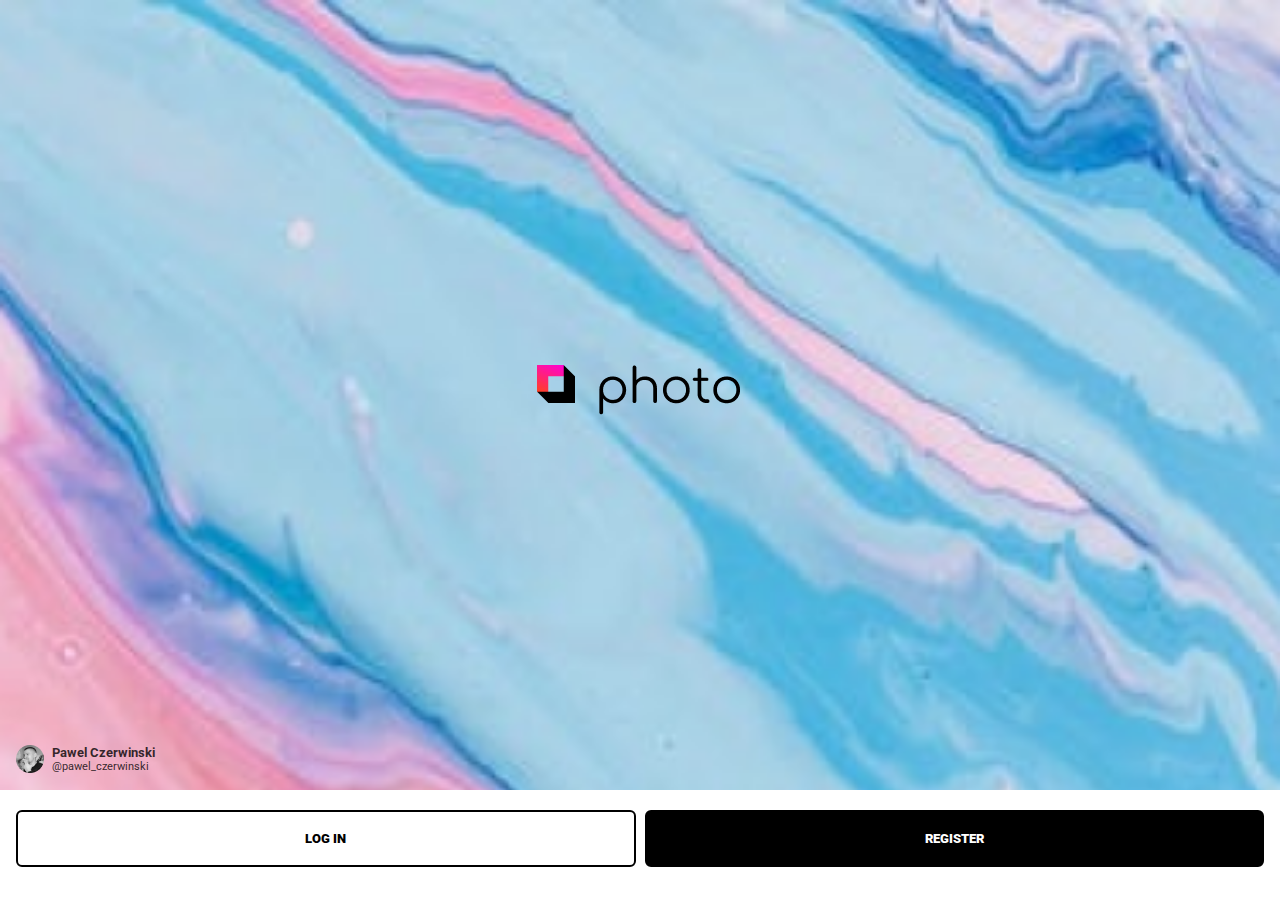
<file: index.html>
<!DOCTYPE html>
<html lang="pt-br">

    <head>
        <meta charset="UTF-8">
        <meta http-equiv="X-UA-Compatible" content="IE=edge">
        <meta name="viewport" content="width=device-width, initial-scale=1.0">
        <link rel="preconnect" href="https://fonts.googleapis.com">
        <link rel="preconnect" href="https://fonts.gstatic.com" crossorigin>
        <link href="https://fonts.googleapis.com/css2?family=Roboto:wght@400;500;700&display=swap" rel="stylesheet">
        <link rel="stylesheet" href="./css/style.css">
        <title>Aula 19 - Projeto Prático</title>
    </head>

    <body>
        
        <!--main-->
        <main class="home">
            <h1>
                <img src="./images/Group.png" alt="Photo App Logo">
            </h1>
            <section>
                <figure>
                    <img src="./images/Ellipse.png" alt="Foto dousuário">
                </figure>
                <article>
                    <p class="bold">Pawel Czerwinski</p>
                    <p>@pawel_czerwinski</p>
                </article>
            </section>
        </main>
        <!--footer-->
        <footer class="container footer">
            <section class="f-home">
                <a href="./pages/login.html" class="btn btn-white">log in</a>
                <a href="./pages/register.html" class="btn btn-black">register</a>
            </section>
        </footer>

    </body>

</html>
</file>
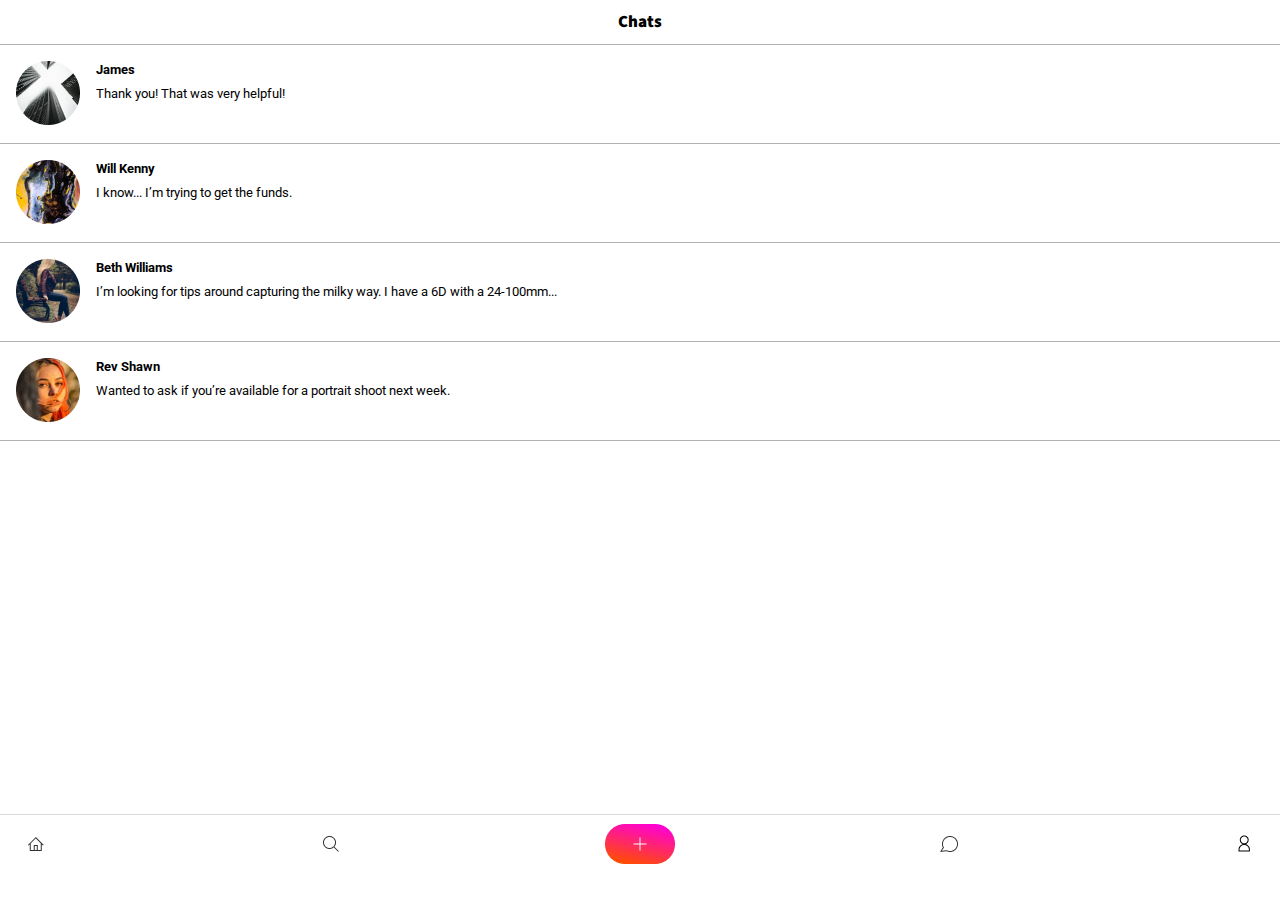
<file: pages/chat.html>
<!DOCTYPE html>
<html lang="pt-br">
    <head>
        <meta charset="UTF-8">
        <meta http-equiv="X-UA-Compatible" content="IE=edge">
        <meta name="viewport" content="width=device-width, initial-scale=1.0">
        <link rel="preconnect" href="https://fonts.googleapis.com">
        <link rel="preconnect" href="https://fonts.gstatic.com" crossorigin>
        <link href="https://fonts.googleapis.com/css2?family=Roboto:wght@400;500;700;900&display=swap" rel="stylesheet">
        <link rel="preconnect" href="https://fonts.googleapis.com">
        <link rel="preconnect" href="https://fonts.gstatic.com" crossorigin>
        <link href="https://fonts.googleapis.com/css2?family=Comfortaa:wght@400;700&display=swap" rel="stylesheet">
        <link href="https://fonts.googleapis.com/css2?family=Source+Sans+Pro&display=swap" rel="stylesheet">
        <link rel="stylesheet" href="../css/style.css">
        <title>Aula 19 - Projeto Prático</title>
    </head>

    <body>
        <main>
            <section class="chats">
                <div class="border private">
                    <a href="#" class="msg-back">
                        <img src="../images/Chevron.png" alt="voltar">
                    </a>
                    <h1 class="chat">James</h1>
                </div>
                <section class="chats container">
                    <section>
                        <figure>
                            <img src="../images/james2.png" alt="james photo 28x28">
                        </figure>
                        <article class="border-left">
                            <p>
                                Really love your most recent photo. I’ve been trying to capture the same thing for a few months and would love some tips!
                            </p>
                        </article>
                    </section>
                </section>
                <section class="chats container">
                    <section>
                        <article class="border-right">
                            <p>
                                A fast 50mm like f1.8 would help with the bokeh. I’ve been using primes as they tend to get a bit sharper images.
                            </p>
                        </article>
                        <figure>
                            <a href="../pages/profile.html">
                                <img src="../images/jane2.png" alt="james photo 28x28">
                            </a>
                        </figure>
                    </section>
                </section>
                <section class="chats container">
                    <section>
                        <figure>
                            <img src="../images/james2.png" alt="james photo 28x28">
                        </figure>
                        <article class="border-left">
                            <p>
                                Thank you! That was very helpful!
                            </p>
                        </article>
                    </section>
                </section>
            </section>
            <section class="chat-messages">
                <h1 class="chat border">Chats</h1>
                <section class="message border container" id="message-um">
                    <figure>
                        <img src="../images/james.png" alt="james photo">
                    </figure>
                    <article>
                        <h3>James</h3>
                        <p>Thank you! That was very helpful!</p>
                    </article>
                </section>
                <section class="message border container">
                    <figure>
                        <img src="../images/will.png" alt="james photo">
                    </figure>
                    <article>
                        <h3>Will Kenny</h3>
                        <p>I know... I’m trying to get the funds.</p>
                    </article>
                </section>
                <section class="message border container">
                    <figure>
                        <img src="../images/beth.png" alt="james photo">
                    </figure>
                    <article>
                        <h3>Beth Williams</h3>
                        <p>I’m looking for tips around capturing the milky way. I have a 6D with a 24-100mm...</p>
                    </article>
                </section>
                <section class="message border container">
                    <figure>
                        <img src="../images/rev.png" alt="james photo">
                    </figure>
                    <article>
                        <h3>Rev Shawn</h3>
                        <p>Wanted to ask if you’re available for a portrait shoot next week.</p>
                    </article>
                </section>
            </section>
        </main>

        <!--footer-->
        <footer class="menu">
            <ul class="container">
                <li>
                    <a href="../pages/discover.html"><img src="../images/home.png" alt="home"></a>
                </li>
                <li>
                    <a href="../pages/search.html"><img src="../images/search.png" alt="search"></a>
                </li>
                <li>
                    <a href="#"><img src="../images/new.png" alt="new"></a>
                </li>
                <li>
                    <a href="#"><img src="../images/chat.png" alt="chat"></a>
                </li>
                <li>
                    <a href="../pages/profile.html"><img src="../images/profile.png" alt="profile"></a>
                </li>
            </ul>
        </footer>

        <script src="https://code.jquery.com/jquery-3.6.0.js" integrity="sha256-H+K7U5CnXl1h5ywQfKtSj8PCmoN9aaq30gDh27Xc0jk=" crossorigin="anonymous"></script>
        <script src="../js/script.js"></script>

    </body>

</html>
</file>
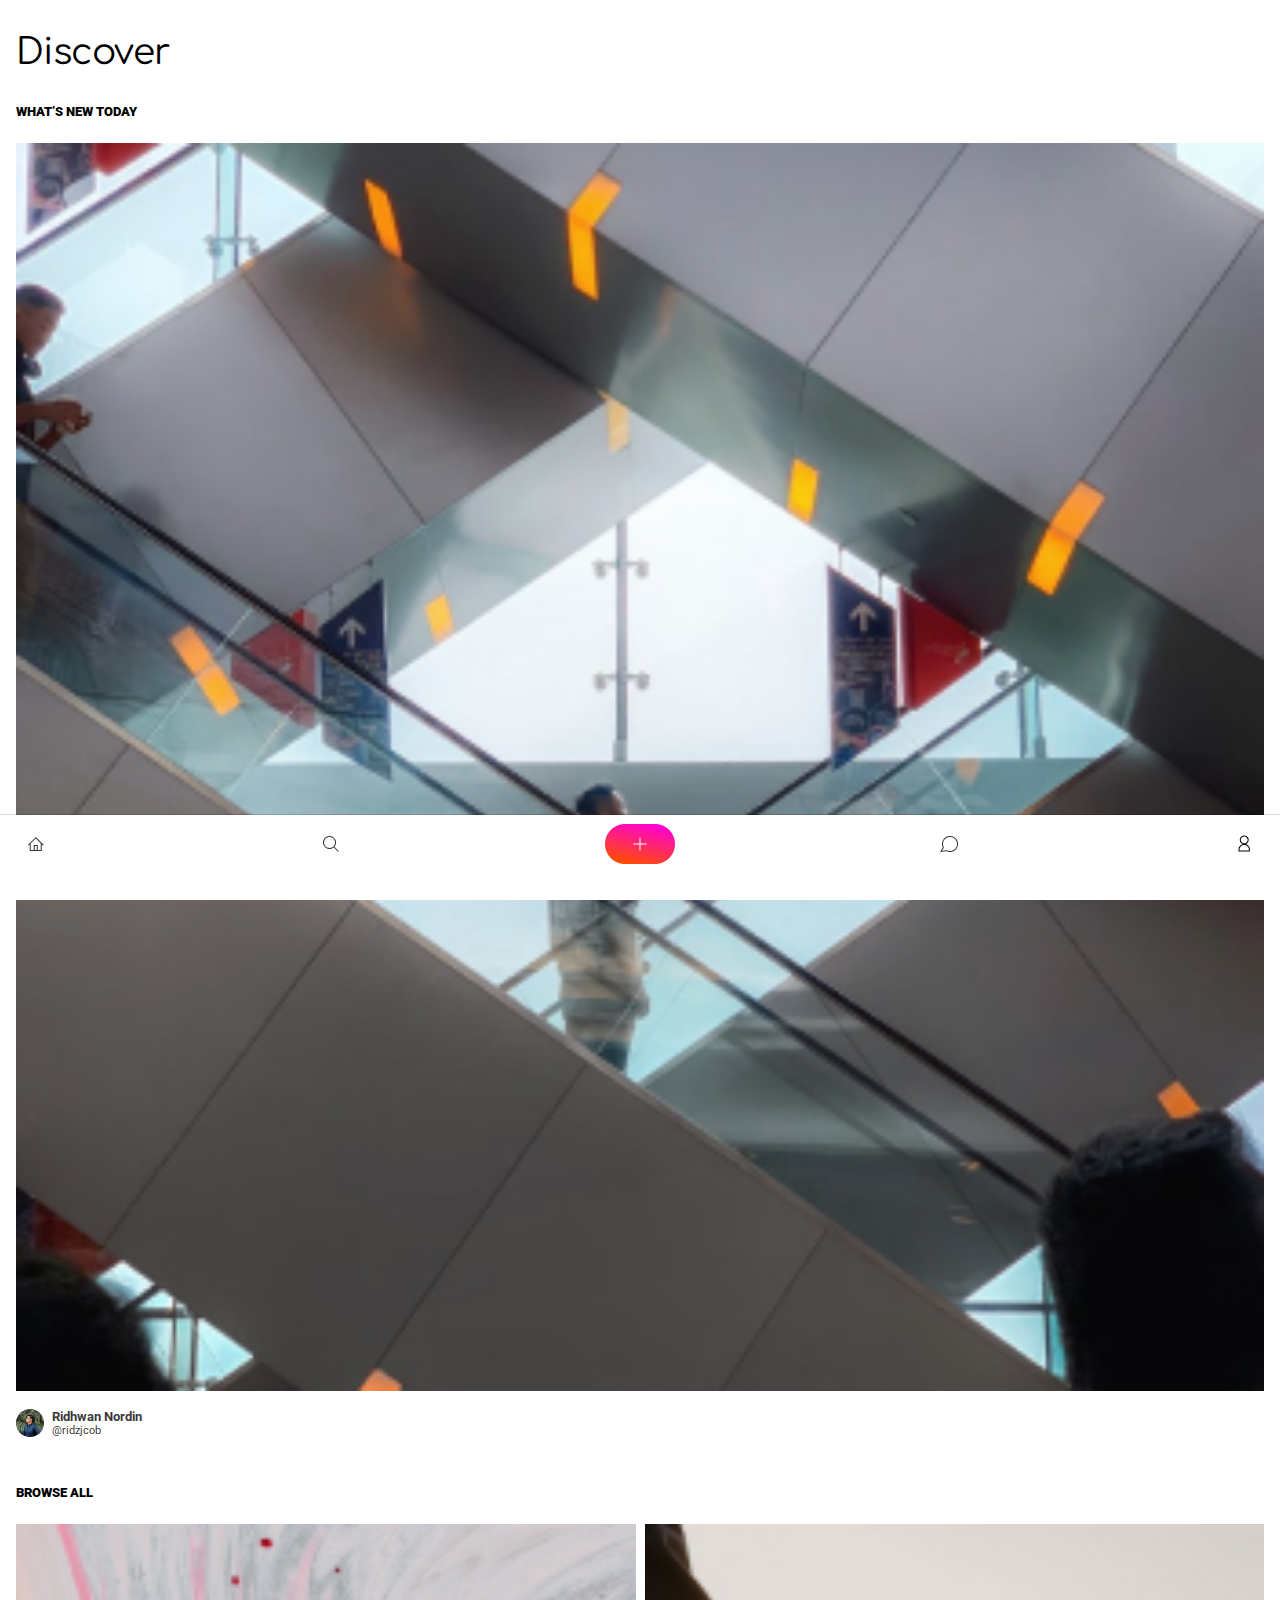
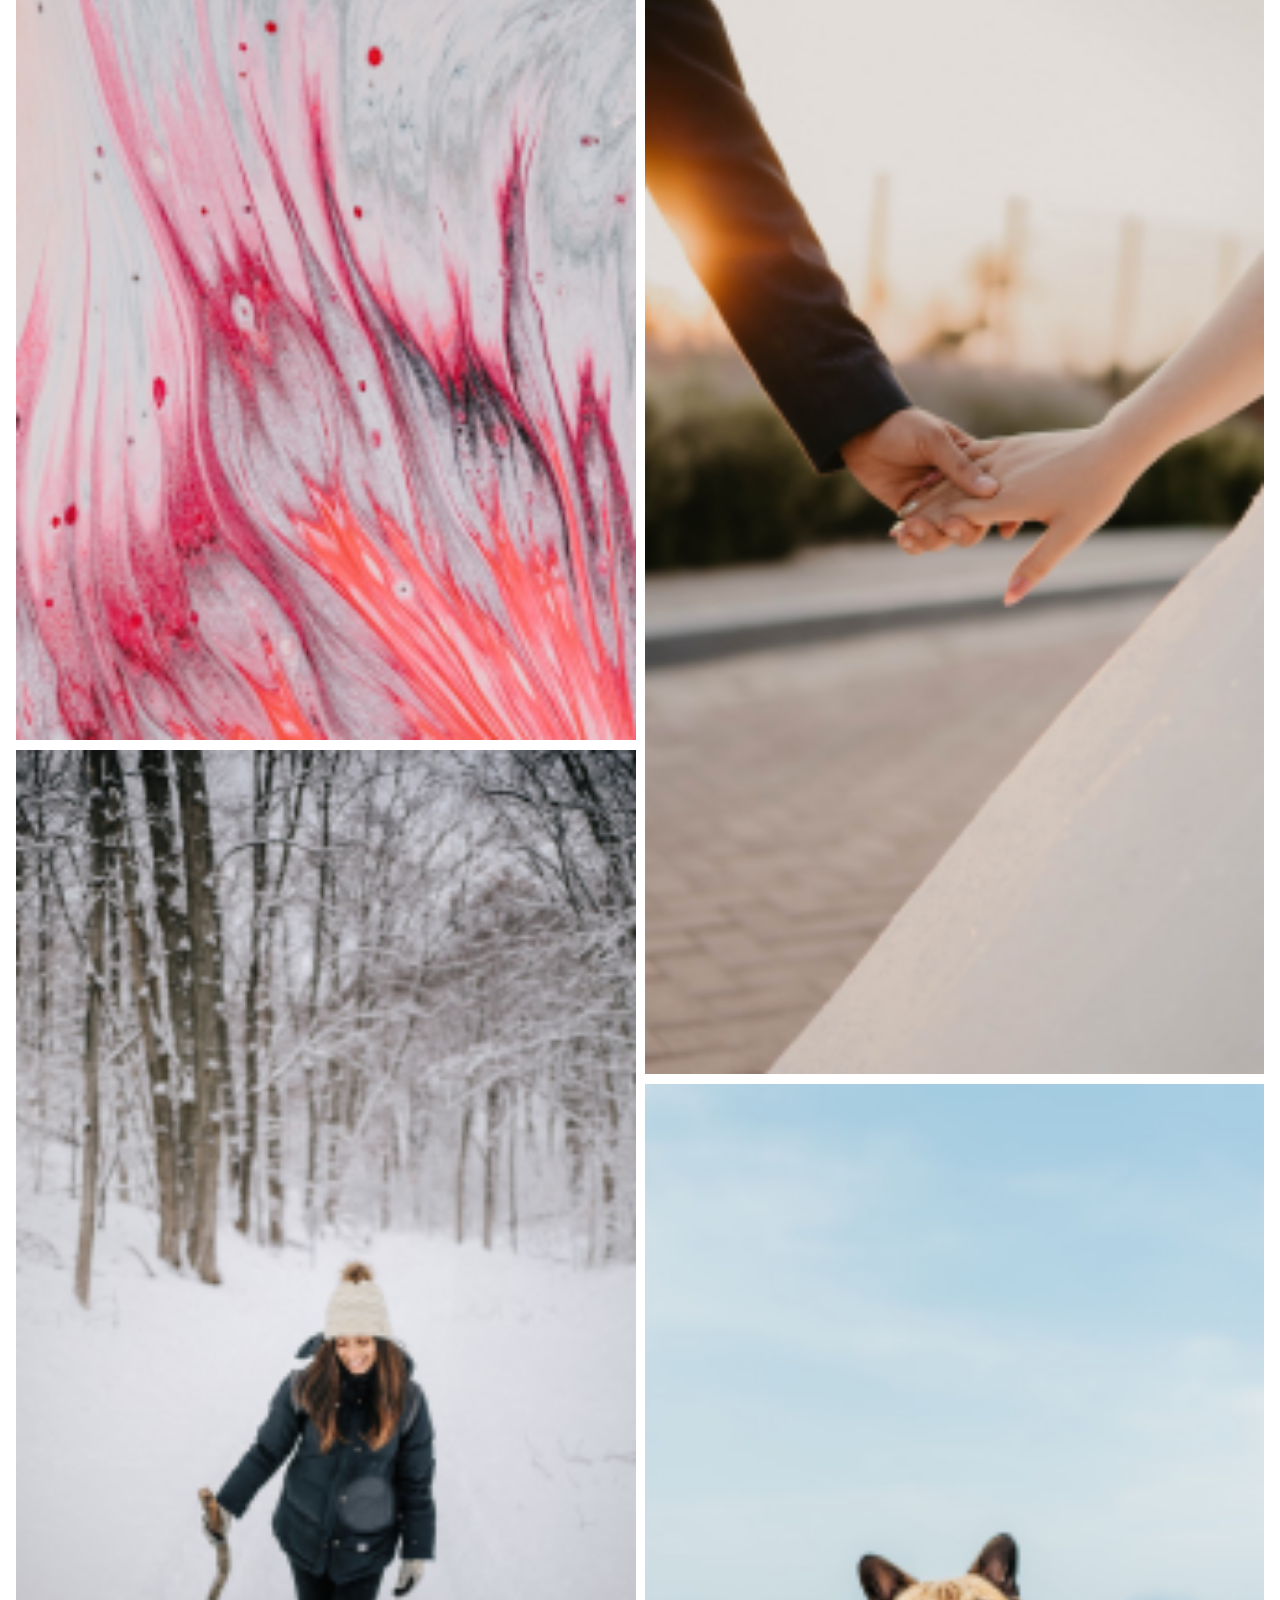
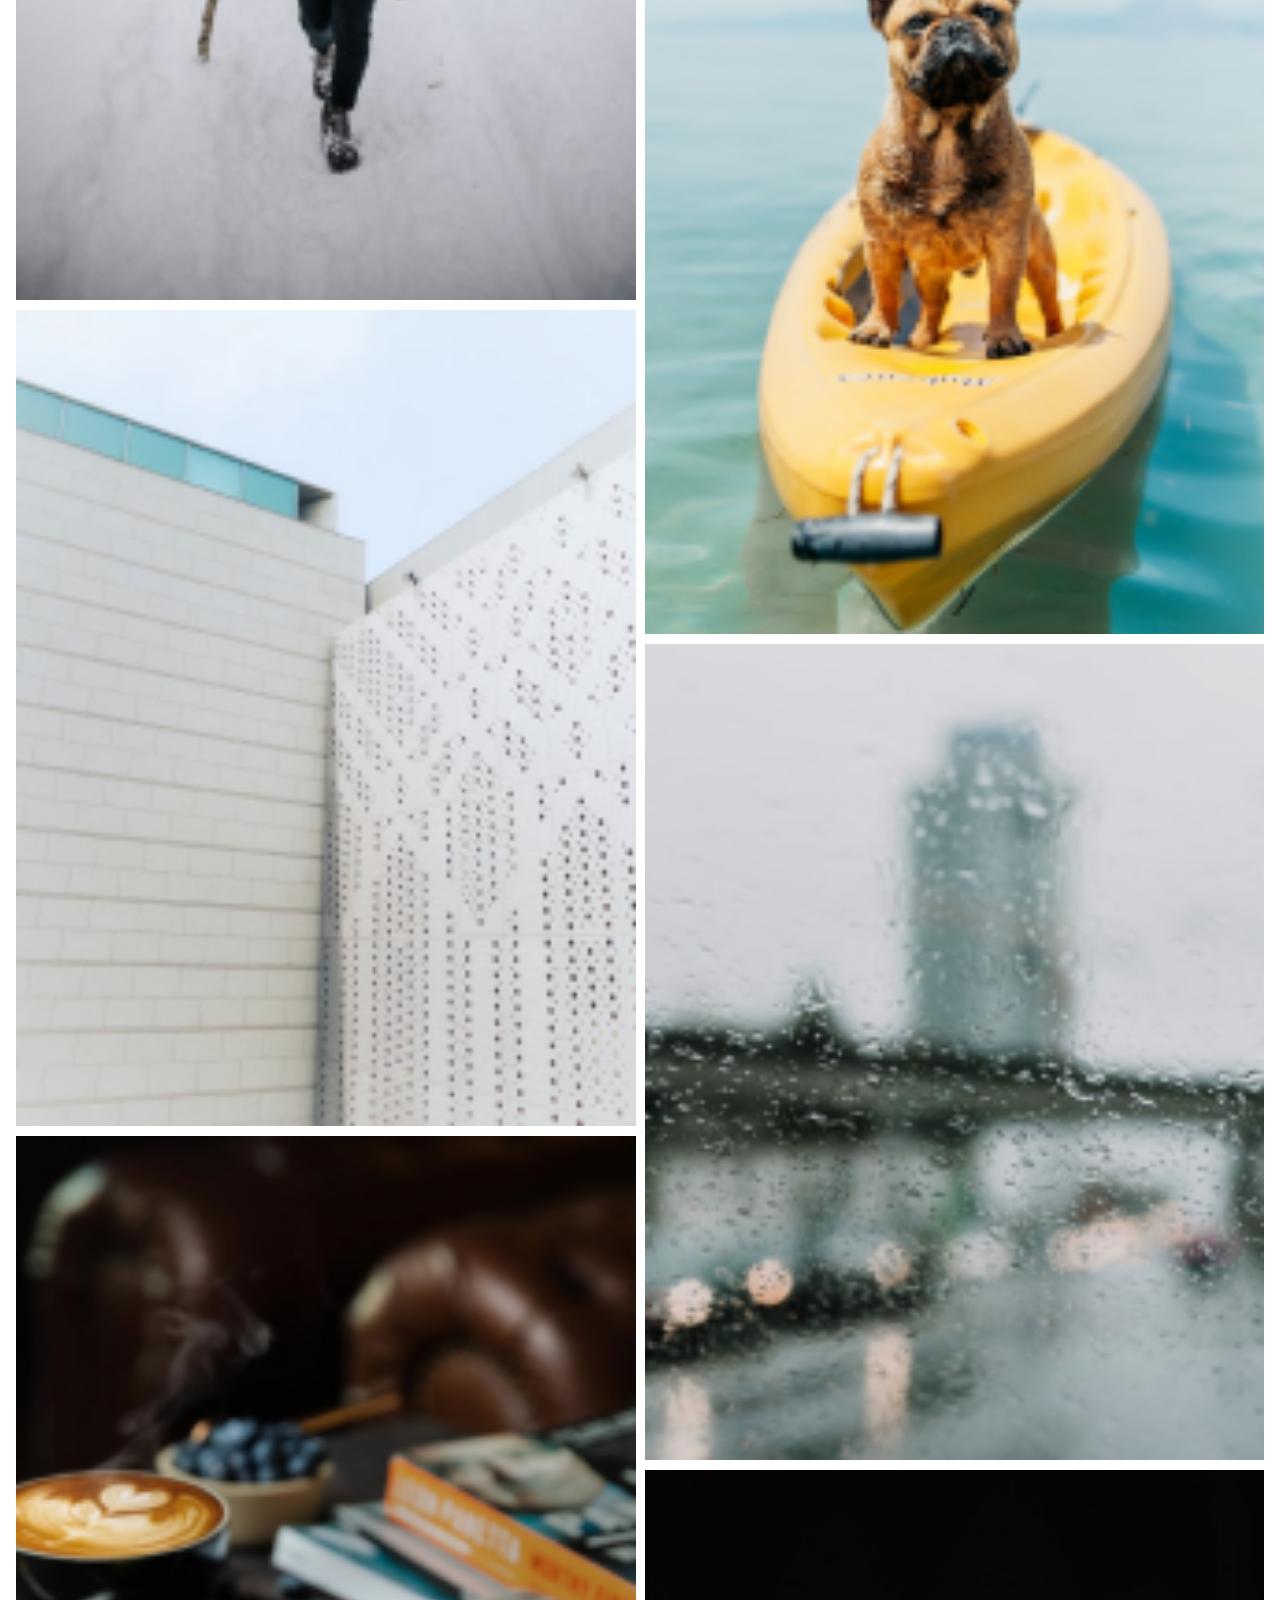
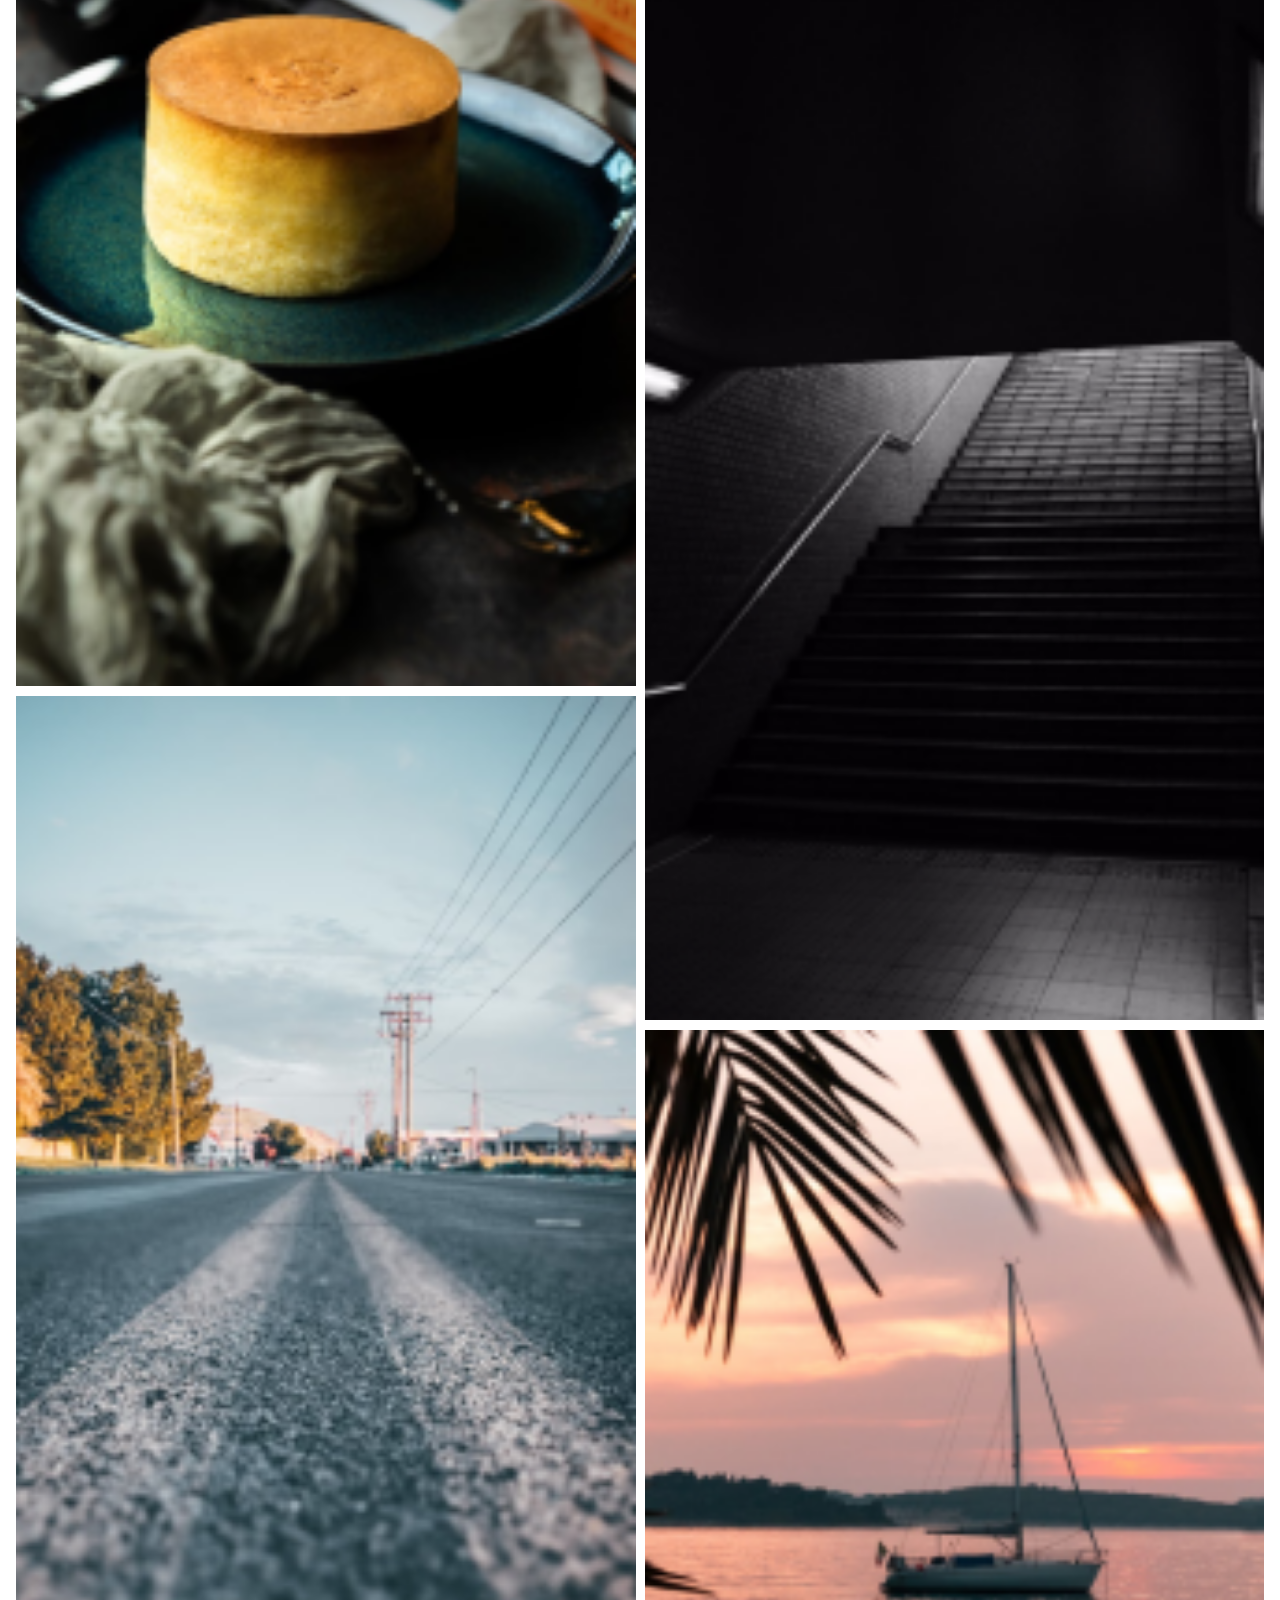
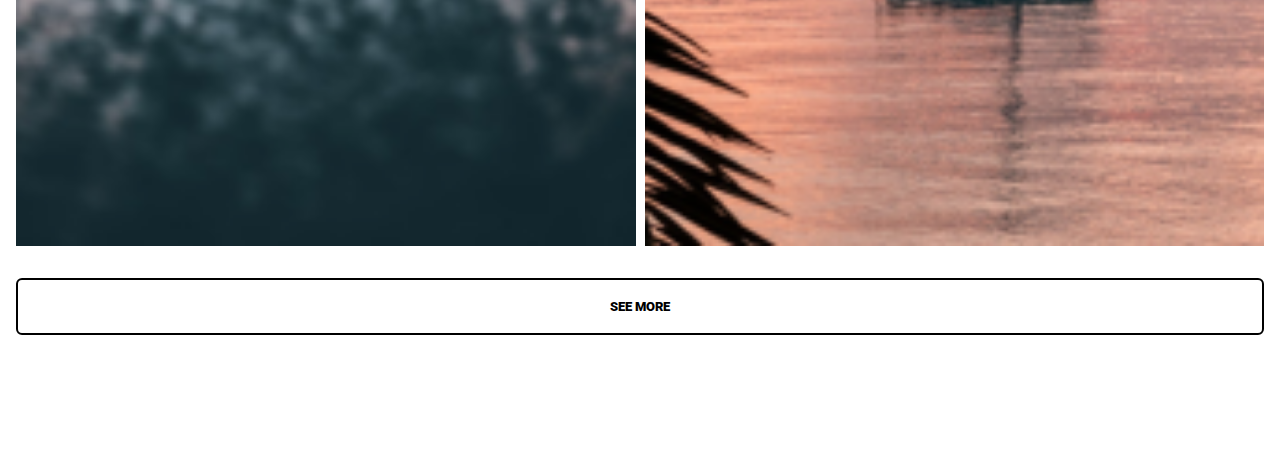
<file: pages/discover.html>
<!DOCTYPE html>
<html lang="pt-br">

    <head>
        <meta charset="UTF-8">
        <meta http-equiv="X-UA-Compatible" content="IE=edge">
        <meta name="viewport" content="width=device-width, initial-scale=1.0">
        <link rel="preconnect" href="https://fonts.googleapis.com">
        <link rel="preconnect" href="https://fonts.gstatic.com" crossorigin>
        <link href="https://fonts.googleapis.com/css2?family=Roboto:wght@400;500;700;900&display=swap" rel="stylesheet">
        <link rel="preconnect" href="https://fonts.googleapis.com">
        <link rel="preconnect" href="https://fonts.gstatic.com" crossorigin>
        <link href="https://fonts.googleapis.com/css2?family=Comfortaa:wght@400;700&display=swap" rel="stylesheet">
        <link rel="stylesheet" href="../css/style.css">
        <title>Aula 19 - Projeto Prático</title>
    </head>

    <body>
        <!--main-->
        <main>
            <section class="container see-more">
                <h1 class="text-h1">Discover</h1>
                <h2 class="text-h2">What’s new today</h2>
                <section class="stories">
                    <article class="story" id="story-um">
                        <figure>
                            <img src="../images/Rectangle 2.8.png" alt="Homem descendo escada rolante">
                        </figure>
                        <section>
                            <img src="../images/Ellipse-um.png" alt="Ridhwan">
                            <section class="user">
                                <p class="bold">Ridhwan Nordin</p>
                                <p>@ridzjcob</p>
                            </section>
                        </section>
                    </article>
                    <article class="story">
                        <figure>
                            <img src="../images/Rectangle 2.9.png" loading=lazy alt="Carro verde">
                        </figure>
                        <section>
                            <img src="../images/Ellipse-dois.png" alt="Clem">
                            <section>
                                <p class="bold">Clem Onojeghuo</p>
                                <p>@clemono2</p>
                            </section>
                        </section>
                    </article>
                    <article class="story">
                        <figure>
                            <img src="../images/Rectangle 2.10.png" loading=lazy alt="Pintura de carro vermelho em parede">
                        </figure>
                        <section>
                            <img src="../images/Ellipse-tres.png" alt="Ridhwan">
                            <section>
                                <p class="bold">Jon Tyson</p>
                                <p>@jontyson</p>
                            </section>
                        </section>
                    </article>
                    <article class="story">
                        <figure>
                            <img src="../images/Rectangle 2.11.png" loading=lazy alt="Homem olhando para o horizonte repleto de edifícios">
                        </figure>
                        <section>
                                <img src="../images/Ellipse-quatro.png" alt="Ridhwan">
                            <section>
                                <p class="bold">Simon Zhu</p>
                                <p>@smnzhu</p>
                            </section>
                        </section>
                    </article>
                </section>
                <h2 class="text-h2">Browse all</h2>
                <section class="grid col-2">
                    <figure>
                        <img src="../images/Rectangle 1.1.png" loading=lazy alt="foto-um">
                        <img src="../images/Rectangle 1.2.png" loading=lazy alt="foto-tres">
                        <img src="../images/Rectangle 1.3.png" loading=lazy alt="foto-cinco">
                        <img src="../images/Rectangle 1.4.png" loading=lazy alt="foto-sete">
                        <img src="../images/Rectangle 1.5.png" loading=lazy alt="foto-nove">
                    </figure>
                    <figure>
                        <img src="../images/Rectangle 2.1.png" loading=lazy alt="foto-dois">
                        <img id="discovery-dois" src="../images/Rectangle 2.2.png" loading=lazy alt="foto-quatro">
                        <img src="../images/Rectangle 2.3.png" loading=lazy alt="foto-seis">
                        <img src="../images/Rectangle 2.4.png" loading=lazy alt="foto-oito">
                        <img src="../images/Rectangle 2.5.png" loading=lazy alt="foto-dez">
                    </figure>
                </section>
                <a href="#" class="btn btn-white" id="more">see more</a>
            </section>
            <section class="full-story">
                <section>
                    <img src="../images/Ellipse-um.png" alt="Ridhwan">
                    <section class="user">
                        <p class="bold">Ridhwan Nordin</p>
                        <p>@ridzjcob</p>
                    </section>
                </section>
                <figure>
                    <img src="../images/story-full.png" alt="story-um">
                </figure>
            </section>
            <section class="full-discovery">
                <section>
                    <img src="../images/angelo.png" alt="Ridhwan">
                    <section class="user">
                        <p class="bold">Angelo Pantazis</p>
                        <p>@angelopantazis</p>
                    </section>
                </section>
                <figure>
                    <img src="../images/discovery-full.png" alt="story-um">
                </figure>
            </section>
        </main>

        <!--footer-->
        <footer class="menu">
            <ul class="container">
                <li>
                    <a href="#"><img src="../images/home.png" alt="home"></a>
                </li>
                <li>
                    <a href="../pages/search.html"><img src="../images/search.png" alt="search"></a>
                </li>
                <li>
                    <a href="#"><img src="../images/new.png" alt="new"></a>
                </li>
                <li>
                    <a href="../pages/chat.html"><img src="../images/chat.png" alt="chat"></a>
                </li>
                <li>
                    <a href="../pages/profile.html"><img src="../images/profile.png" alt="profile"></a>
                </li>
            </ul>
        </footer>

        <script src="https://code.jquery.com/jquery-3.6.0.js" integrity="sha256-H+K7U5CnXl1h5ywQfKtSj8PCmoN9aaq30gDh27Xc0jk=" crossorigin="anonymous"></script>
        <script src="../js/script.js"></script>

    </body>

</html>
</file>
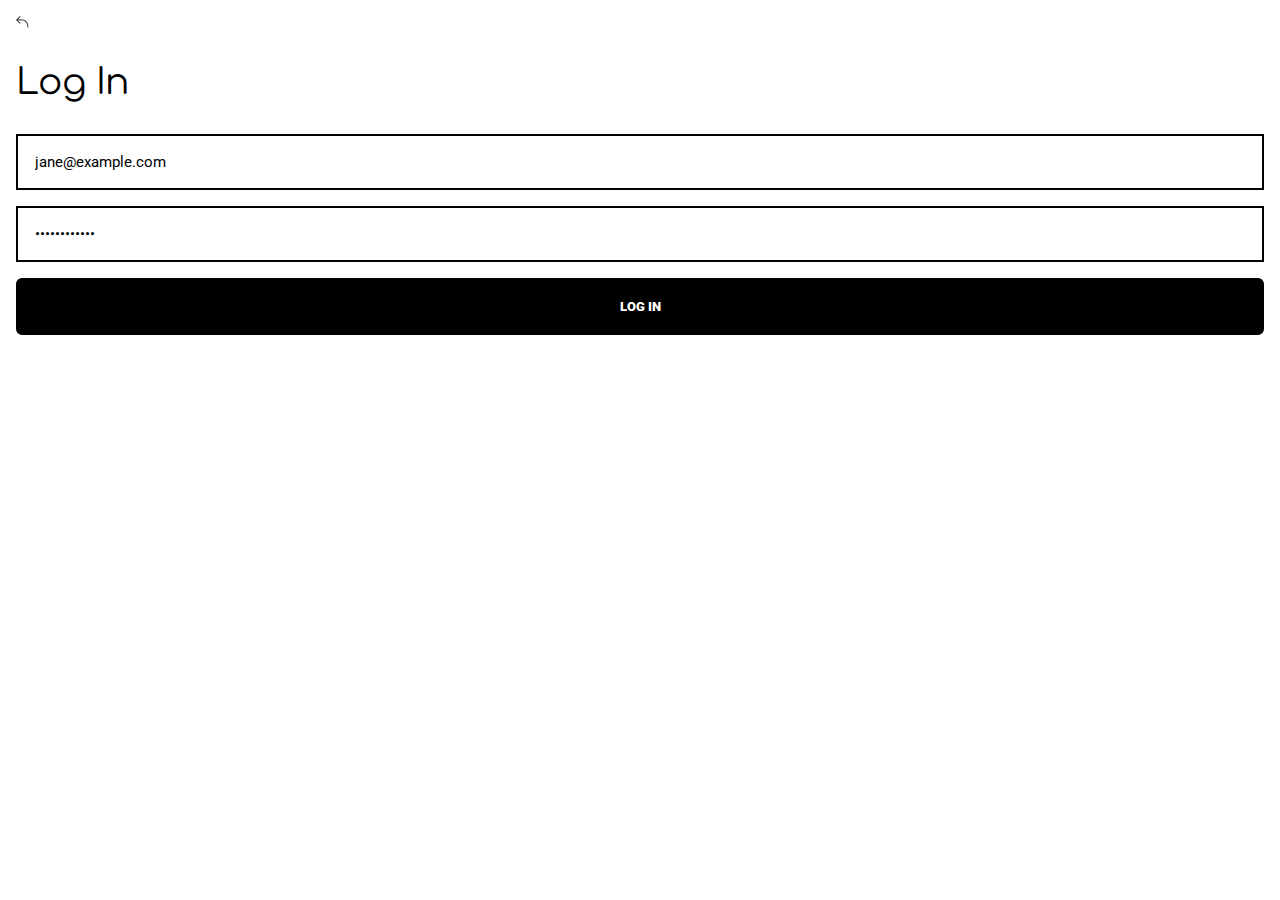
<file: pages/login.html>
<!DOCTYPE html>
<html lang="pt-br">

    <head>
        <meta charset="UTF-8">
        <meta http-equiv="X-UA-Compatible" content="IE=edge">
        <meta name="viewport" content="width=device-width, initial-scale=1.0">
        <link rel="preconnect" href="https://fonts.googleapis.com">
        <link rel="preconnect" href="https://fonts.gstatic.com" crossorigin>
        <link href="https://fonts.googleapis.com/css2?family=Roboto:wght@400;500;700;900&display=swap" rel="stylesheet">
        <link rel="preconnect" href="https://fonts.googleapis.com">
        <link rel="preconnect" href="https://fonts.gstatic.com" crossorigin>
        <link href="https://fonts.googleapis.com/css2?family=Comfortaa:wght@400;700&display=swap" rel="stylesheet">
        <link rel="stylesheet" href="../css/style.css">
        <title>Aula 19 - Projeto Prático</title>
    </head>

    <body>

        <!--header-->
        <header class="container">
            <a href="../index.html" class="btn-back"><img src="../images/Union.png" alt="Voltar"></a>
            <h1 class="text-h1">Log In</h1>
        </header>

        <!--main-->
        <main class="container">
            <form action="post">
                <input type="email" placeholder="E-mail" value="jane@example.com">
                <input type="password" placeholder="Password" value="••••••••••••">
                <a href="discover.html" class="btn btn-black">log in</a>
            </form>
        </main>

    </body>

</html>
</file>
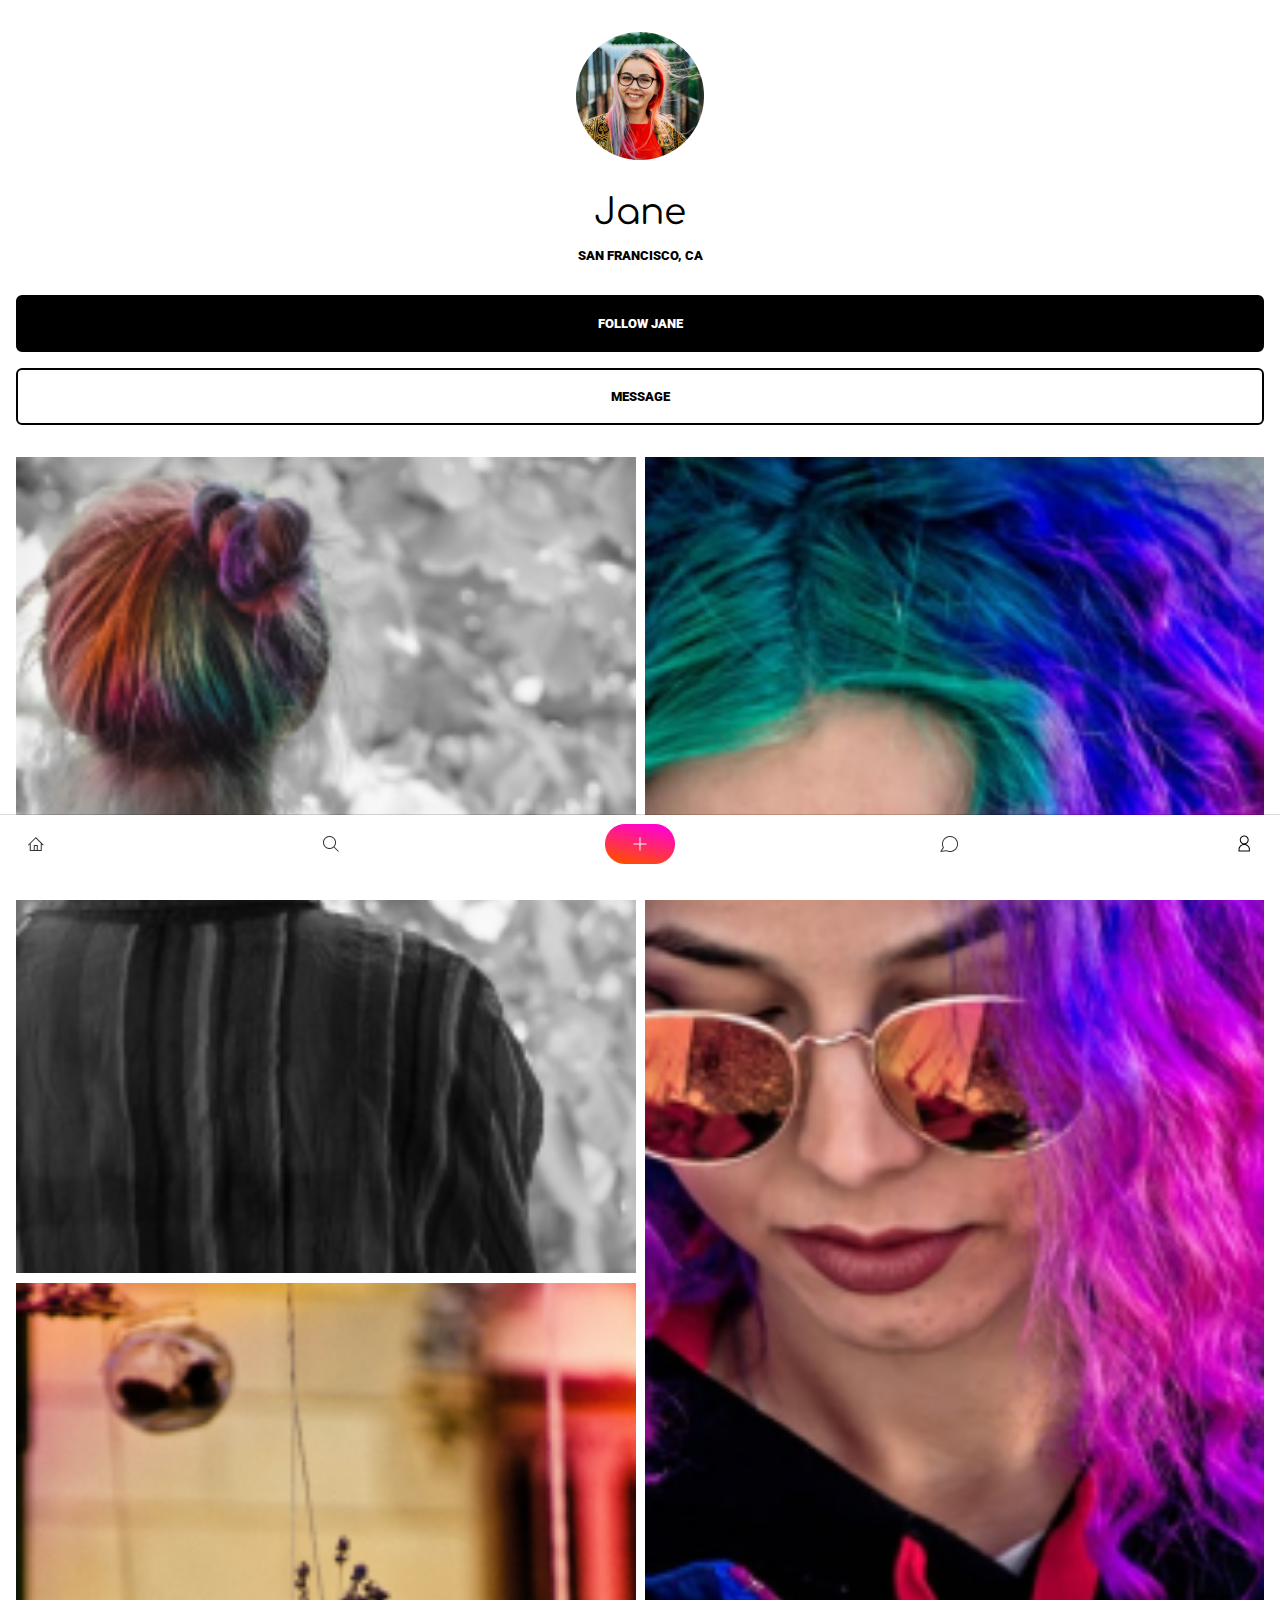
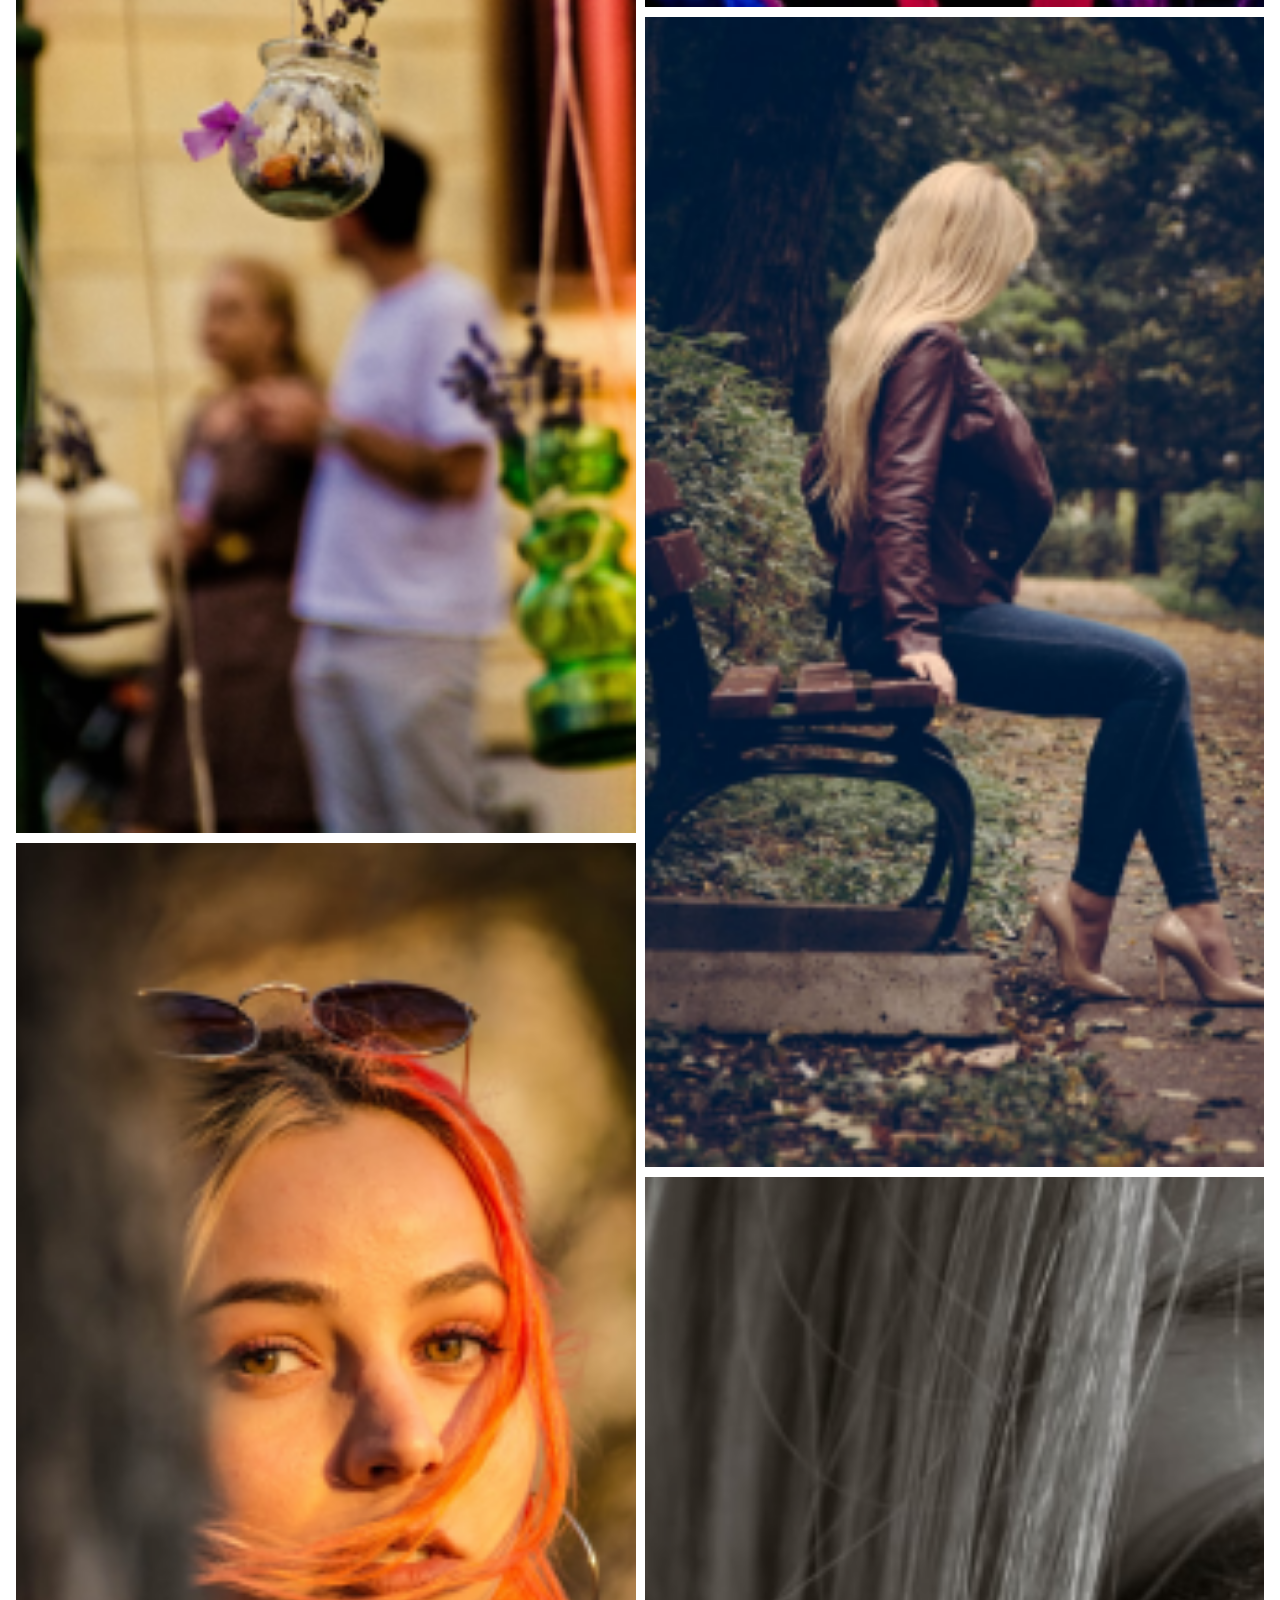
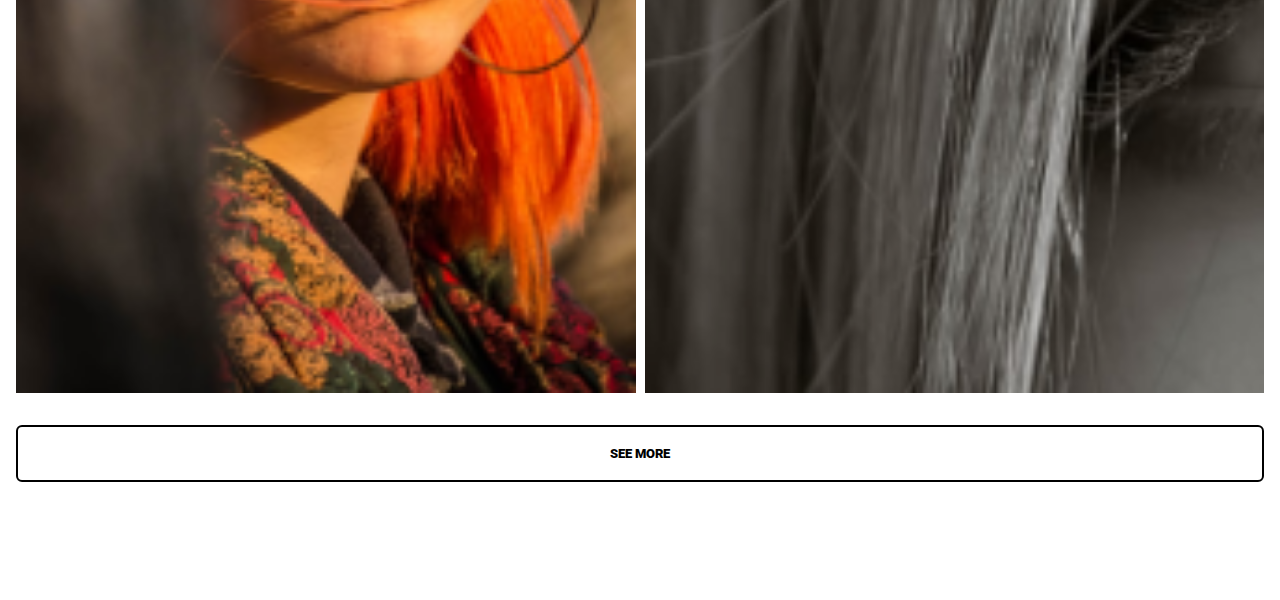
<file: pages/profile.html>
<!DOCTYPE html>
<html lang="pt-br">
    <head>
        <meta charset="UTF-8">
        <meta http-equiv="X-UA-Compatible" content="IE=edge">
        <meta name="viewport" content="width=device-width, initial-scale=1.0">
        <link rel="preconnect" href="https://fonts.googleapis.com">
        <link rel="preconnect" href="https://fonts.gstatic.com" crossorigin>
        <link href="https://fonts.googleapis.com/css2?family=Roboto:wght@400;500;700;900&display=swap" rel="stylesheet">
        <link rel="preconnect" href="https://fonts.googleapis.com">
        <link rel="preconnect" href="https://fonts.gstatic.com" crossorigin>
        <link href="https://fonts.googleapis.com/css2?family=Comfortaa:wght@400;700&display=swap" rel="stylesheet">
        <link rel="stylesheet" href="../css/style.css">
        <title>Aula 19 - Projeto Prático</title>
    </head>

    <body>
        
        <main class="container profile see-more">
            <section>
                <figure class="me">
                    <img src="../images/profile-jane.png" alt="mulher de óculos">
                </figure>
                <h1>Jane</h1>
                <h2>San francisco, ca</h2>
            </section>
            <a href="#" class="btn btn-black">follow jane</a>
            <a href="../pages/chat.html" class="btn btn-white">message</a>
            <section class="grid col-2">
                <figure>
                    <img src="../images/jane 1.1.png" alt="mulher de costas">
                    <img src="../images/jane 1.2.png" loading=lazy alt="mulher e homem ao fundo">
                    <img src="../images/jane 1.3.png" loading=lazy alt="jane com óculos no topo da cabeça">
                </figure>
                <figure>
                    <img src="../images/jane 2.1.png" alt="jane olhando para o chão">
                    <img src="../images/jane 2.2.png" loading=lazy alt="mulher sentada em um parque">
                    <img src="../images/jane 2.3.png" loading=lazy alt="cabelo loiro">
                </figure>
            </section>
            <a href="#" class="btn btn-white">see more</a>
        </main>

        <!--footer-->
        <footer class="menu">
            <ul class="container">
                <li>
                    <a href="../pages/discover.html"><img src="../images/home.png" alt="home"></a>
                </li>
                <li>
                    <a href="../pages/search.html"><img src="../images/search.png" alt="search"></a>
                </li>
                <li>
                    <a href="#"><img src="../images/new.png" alt="new"></a>
                </li>
                <li>
                    <a href="../pages/chat.html"><img src="../images/chat.png" alt="chat"></a>
                </li>
                <li>
                    <a href="#"><img src="../images/profile.png" alt="profile"></a>
                </li>
            </ul>
        </footer>

    </body>

</html>
</file>
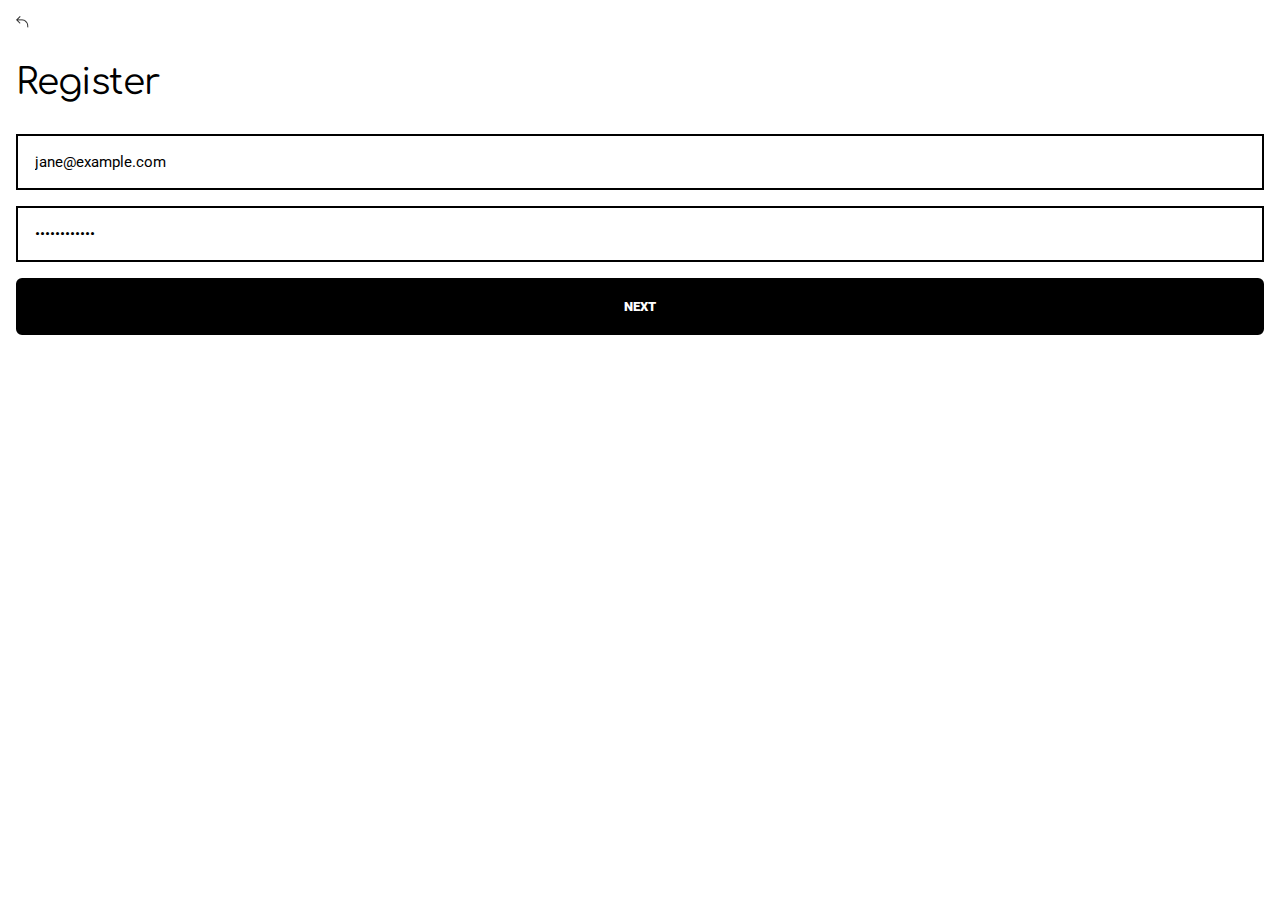
<file: pages/register.html>
<!DOCTYPE html>
<html lang="pt-br">

    <head>
        <meta charset="UTF-8">
        <meta http-equiv="X-UA-Compatible" content="IE=edge">
        <meta name="viewport" content="width=device-width, initial-scale=1.0">
        <link rel="preconnect" href="https://fonts.googleapis.com">
        <link rel="preconnect" href="https://fonts.gstatic.com" crossorigin>
        <link href="https://fonts.googleapis.com/css2?family=Roboto:wght@400;500;700;900&display=swap" rel="stylesheet">
        <link rel="preconnect" href="https://fonts.googleapis.com">
        <link rel="preconnect" href="https://fonts.gstatic.com" crossorigin>
        <link href="https://fonts.googleapis.com/css2?family=Comfortaa:wght@400;700&display=swap" rel="stylesheet">
        <link rel="stylesheet" href="../css/style.css">
        <title>Aula 19 - Projeto Prático</title>
    </head>

    <body>

        <!--header-->
        <header class="container">
            <a href="../index.html" class="btn-back"><img src="../images/Union.png" alt="Voltar"></a>
            <h1 class="text-h1">Register</h1>
        </header>

        <!--main-->
        <main class="container">
            <form action="post" id="form">
                <input type="email" placeholder="E-mail" value="jane@example.com">
                <input type="password" placeholder="Password" value="••••••••••••">
                <a href="#" class="btn btn-black" id="next">next</a>
                <input type="text" class="none" placeholder="User" value="the_jane">
                <a href="login.html" class="btn btn-black none" id="login">sign up</a>
                <p class="none" id="policy">
                    By signing up, you agree to Photo’s <span>Terms of Service</span> and <span>Privacy Policy</span>.
                </p>
            </form>
        </main>

        <script src="https://code.jquery.com/jquery-3.6.0.js" integrity="sha256-H+K7U5CnXl1h5ywQfKtSj8PCmoN9aaq30gDh27Xc0jk=" crossorigin="anonymous"></script>
        <script src="../js/script.js"></script>

    </body>

</html>
</file>
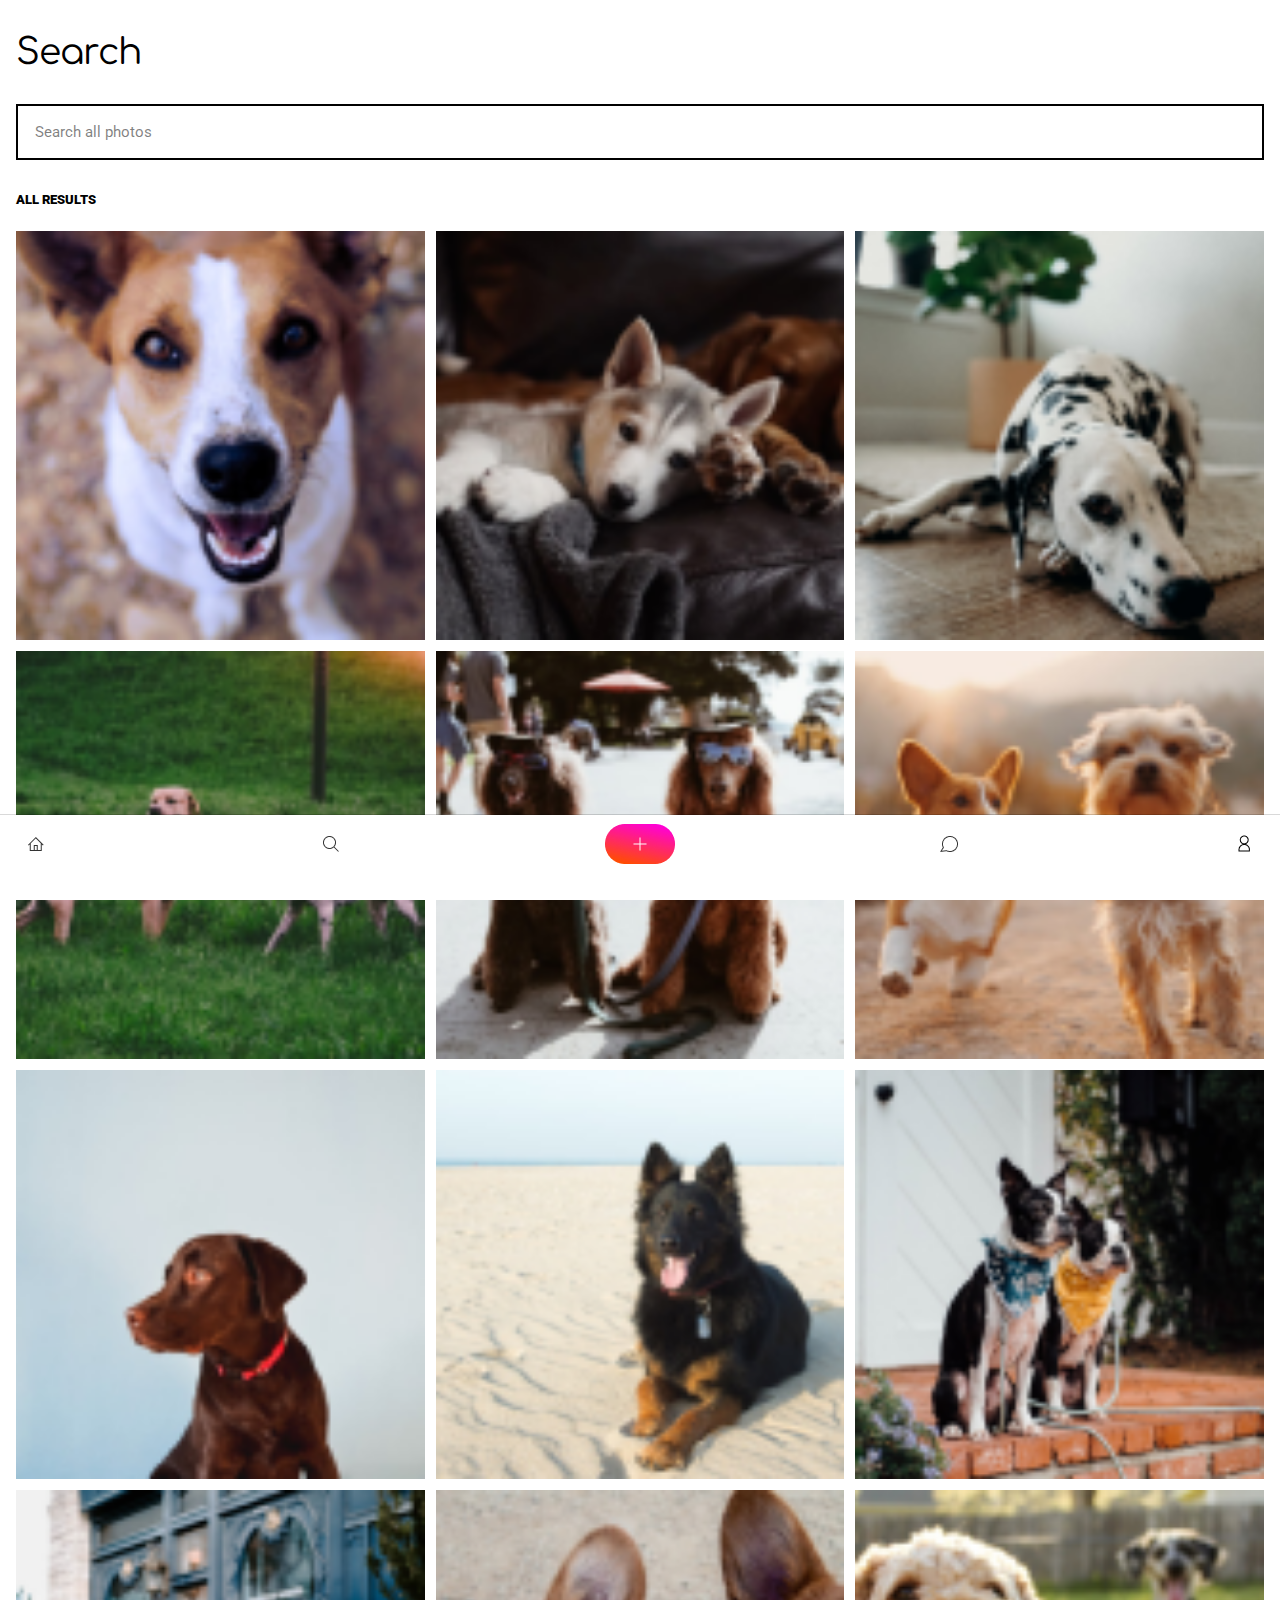
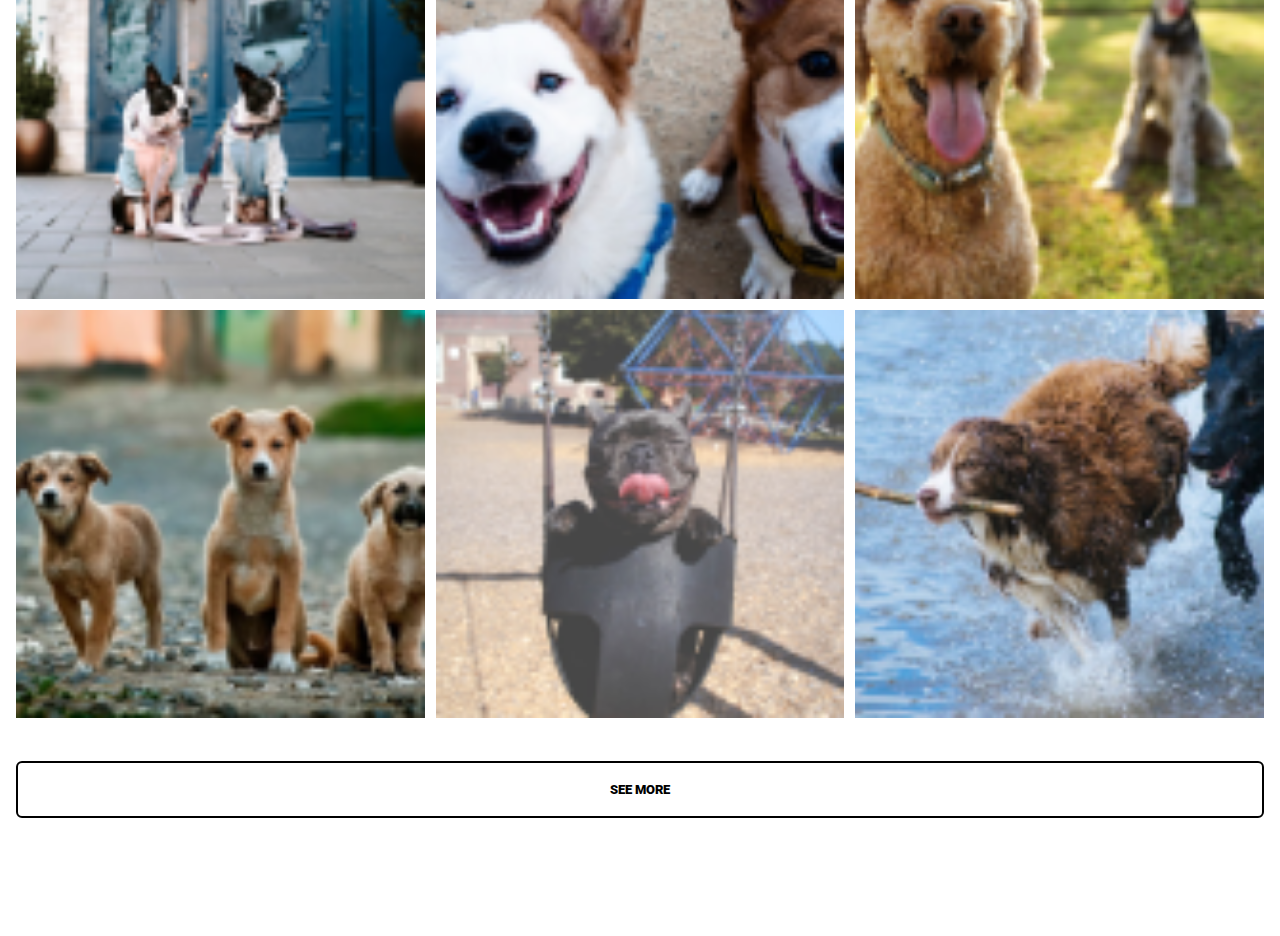
<file: pages/search.html>
<!DOCTYPE html>
<html lang="pt-br">

    <head>
        <meta charset="UTF-8">
        <meta http-equiv="X-UA-Compatible" content="IE=edge">
        <meta name="viewport" content="width=device-width, initial-scale=1.0">
        <link rel="preconnect" href="https://fonts.googleapis.com">
        <link rel="preconnect" href="https://fonts.gstatic.com" crossorigin>
        <link href="https://fonts.googleapis.com/css2?family=Roboto:wght@400;500;700;900&display=swap" rel="stylesheet">
        <link rel="preconnect" href="https://fonts.googleapis.com">
        <link rel="preconnect" href="https://fonts.gstatic.com" crossorigin>
        <link href="https://fonts.googleapis.com/css2?family=Comfortaa:wght@400;700&display=swap" rel="stylesheet">
        <link rel="stylesheet" href="../css/style.css">
        <title>Aula 19 - Projeto Prático</title>
    </head>

    <body>

        <!--header-->
        <header class="container">
            <h1 class="text-h1">Search</h1>
        </header>

        <!--main-->
        <main class="container see-more">
            <form action="post">
                <input type="text" placeholder="Search all photos">
            </form>
            <h2 class="text-h2">all results</h2>
            <section class="results">
                <section class="grid col-3">
                    <figure>
                        <img src="../images/dog 1.1.png" alt="dog-um-um">
                        <img src="../images/dog 1.2.png" alt="dog-um-dois">
                        <img src="../images/dog 1.3.png" alt="dog-um-tres">
                        <img src="../images/dog 1.4.png" alt="dog-um-quatro">
                        <img src="../images/dog 1.5.png" alt="dog-um-cinco">    
                    </figure>
                    <figure>
                        <img src="../images/dog 2.1.png" alt="dog-dois-um">
                        <img src="../images/dog 2.2.png" alt="dog-dois-dois">
                        <img src="../images/dog 2.3.png" alt="dog-dois-tres">
                        <img src="../images/dog 2.4.png" alt="dog-dois-quatro">
                        <img src="../images/dog 2.5.png" alt="dog-dois-cinco">
                    </figure>
                    <figure>
                        <img src="../images/dog 3.1.png" alt="dog-tres-um">
                        <img src="../images/dog 3.2.png" alt="dog-tres-dois">
                        <img src="../images/dog 3.3.png" alt="dog-tres-tres">
                        <img src="../images/dog 3.4.png" alt="dog-tres-quatro">
                        <img src="../images/dog 3.5.png" alt="dog-tres-cinco">
                    </figure>
                </section>
                <section class="col-3">
                    <figure class="none">
                        <img src="../images/dog 1.6.png" alt="dog-um-seis">
                        <img src="../images/dog 1.7.png" alt="dog-um-sete">
                        <img src="../images/dog 1.8.png" alt="dog-um-oito">
                    </figure>
                    <figure class="none">
                        <img src="../images/dog 2.6.png" alt="dog-dois-seis">
                        <img src="../images/dog 2.7.png" alt="dog-dois-sete">
                        <img src="../images/dog 2.8.png" alt="dog-dois-oito">
                    </figure>
                    <figure class="none">
                        <img src="../images/dog 3.6.png" alt="dog-tres-seis">
                        <img src="../images/dog 3.7.png" alt="dog-tres-sete">
                        <img src="../images/dog 3.8.png" alt="dog-tres-oito">
                    </figure>
                </section>
            </section>
            <a href="#." class="btn btn-white" id="more">see more</a>
        </main>

        <!--footer-->
        <footer class="menu">
            <ul class="container">
                <li>
                    <a href="../pages/discover.html"><img src="../images/home.png" alt="home"></a>
                </li>
                <li>
                    <a href="#"><img src="../images/search.png" alt="search"></a>
                </li>
                <li>
                    <a href="#"><img src="../images/new.png" alt="new"></a>
                </li>
                <li>
                    <a href="../pages/chat.html"><img src="../images/chat.png" alt="chat"></a>
                </li>
                <li>
                    <a href="../pages/profile.html"><img src="../images/profile.png" alt="profile"></a>
                </li>
            </ul>
        </footer>
        
        <script src="https://code.jquery.com/jquery-3.6.0.js" integrity="sha256-H+K7U5CnXl1h5ywQfKtSj8PCmoN9aaq30gDh27Xc0jk=" crossorigin="anonymous"></script>
        <script src="../js/script.js"></script>

    </body>

</html>
</file>
<file: css/style.css>
/* RESET */
html,
body,
div,
span,
iframe,
h1,
h2,
h3,
h4,
h5,
h6,
p,
a,
address,
em,
img,
u,
ol,
ul,
li,
fieldset,
form,
label,
legend,
table,
tbody,
tfoot,
thead,
tr,
th,
td,
main,
article,
aside, 
figure,
figcaption,
footer,
header,
nav,
strong,
section,
time,
audio,
video{
  border:0;
  font-size:100%;
  font:inherit;
  margin:0;
  padding:0;
  vertical-align:baseline;
  box-sizing: border-box;
}
html{scroll-behavior:smooth;}
body{
  background:#fff;
  color:#000;
  font-family:Arial, Helvetica, sans-serif;
  font-size:14px;
  line-height:1;
}
ol, 
ul,
li{list-style:none;}
strong{font-weight: bold;}
table{
  border-collapse:collapse;
  border-spacing:0;
  width:100%;
}
a,
a:hover{
  text-decoration:none;
  cursor:pointer;
}
:focus{outline:0;}
:hover{transition:.3s ease;}
input[type="text"],
input[type="email"],
input[type="tel"],
input[type="search"],
input[type="url"],
input[type="password"],
textarea,
select{
  border:2px solid #000000;
  color:#000000;
  padding:17px;
  font: 400 15px/18px 'Roboto';
  width:100%;
}
input[type="text"]:focus,
input[type="email"]:focus,
input[type="tel"]:focus,
input[type="search"]:focus,
input[type="url"]:focus,
input[type="password"]:focus,
textarea:focus,
select:focus{border-color:#000;}
input[type="submit"],
input[type="button"],
button{
  border:2px solid #000;
  text-transform:uppercase;
  color:#000;
  font: 400 15px/18px 'Roboto';
  width: 100%;
}
input[type="text"]:placeholder,
input[type="email"]:placeholder,
input[type="tel"]:placeholder,
input[type="search"]:placeholder,
input[type="url"]:placeholder{color: rgba(0, 0, 0, 0.5);;}
input{box-sizing: border-box}
input::placeholder{color: rgba(0, 0, 0, 0.5);}
/* Estilização */

/* Container */
.container{
    max-width: 100%;
    padding: 0 16px;
}
/* voltar - registro */
.btn-back img{
    padding-top: 16px;
}
/* h1 - registro/discover */
.text-h1{
    color: #000000;
    font: 400 36px/40px 'Comfortaa';
    letter-spacing: -0.015em;
    margin: 32px 0;
}
/* h2 - discover*/
.text-h2{
    font: 900 13px/15px 'Roboto';
    margin-top: 16px;
    margin-bottom: 24px;
    text-transform: uppercase;
}
/* bold - home/discover*/
.bold{
    font: 700 13px/15px 'Roboto';
}
/* botões */
.btn{
    align-items: center;
    border: 2px solid #000000;
    border-radius: 6px;
    display: block;
    font: 900 13px/15px 'Roboto';
    padding: 19px 0;
    text-align: center;
    text-transform: uppercase;
    width: 100%;
}
.btn-white{
    background-color: #ffffff;
    color: #000000;
}
.btn-black{
    background-color: #000000;
    color: #ffffff;
}
/* home */
.home{
    display: flex;
    background-image: url(../images/Rectangle.png);
    background-repeat: no-repeat;
    background-size: cover;
    height: 100vh;
    justify-content: center;
}
.home h1{
    position: absolute;
    top: 40%;
}
.home section{
    bottom: 0;
    display: flex;
    gap: 8px;
    left: 0;
    margin: 0 0 125px 16px;
    position: absolute;
}
article p{
    color: rgba(0, 0, 0, 0.8);
    font: 400 11px/13px 'Roboto';
}
/* footer */
footer{
    background-color: #ffffff;
    bottom: 0;
    left: 0;
    right: 0;
    position: fixed;
}
.f-home{
    display: flex;
    gap: 9px;
}
.footer a{
    margin: 20px 0 33px;
    padding: 19px;
    width: 50%;
}
/* form */
input{
    margin-bottom: 16px;
}
form a{
    margin-bottom: 32px;
}
form p{
    color: #000000;
    font: 400 13px/18px 'Roboto';
}
form span{
    text-decoration: underline;
}
/* discover */
.stories{
    display: flex;
    gap: 16px;
    overflow-x: scroll;
    margin-bottom: 48px;
}
.stories article{min-width: 100%;}
.story figure{
    margin-bottom: 16px;
}
.story > section{
    display: flex;
    gap: 8px
}
.story{
    gap: 8px;
}
/* grid - discover */
.results .grid{
    margin-bottom: 11px;
}
.grid figure{
    display: grid;
}
.grid img, figure img{width: 100%;}
/* footer - discover */
.menu{
    box-shadow: 0px -0.5px 0px rgba(0, 0, 0, 0.3);
}
ul{
    display: flex;
    justify-content: space-between;
}
ul li a{
    display: block;
    margin: 9px 0 34px 0;
}
.see-more{
    margin-bottom: 118px;
}
/* col */
.col-2{
    display: grid;
    gap: 9px;
    grid-template-columns: 1fr 1fr;
}
.col-2 figure{
    gap: 10px;
}
.col-3{
    display: grid;
    gap: 11px;
    grid-template-columns: 1fr 1fr 1fr;
}
.col-3 figure{
    gap: 11px;
}
/* profile */
.profile section{margin: 32px 0;}
.profile .me{
    display: flex;
    justify-content: center;
    margin: 32px 0;
}
.profile .me img{
    width: fit-content;
}
.profile h1, .profile h2{text-align: center;}
.profile h1{
    font: 400 36px/40px 'Comfortaa';
}
.profile h2{
    font: 900 13px/15px 'Roboto';
    margin-top: 16px;
}
.profile .btn-black{
    margin-bottom: 16px;
}
/* chat */
.chat{
    display: block;
    font: 900 17px/22px 'Source Sans Pro';
    padding: 11px 0;
    text-align: center;
}
.message{
    display: flex;
    gap: 16px;
    padding-top: 16px;
    padding-bottom: 16px;
}
.message figure{
    min-width: 64px;
}
.message article h3{
    font: 700 13px/18px 'Roboto';
    margin-bottom: 6px;
}
.message article p{
    color: #000;
    font: 400 13px/18px 'Roboto';
}
.border{
    border-bottom: 1px solid rgba(0, 0, 0, 0.3)
}
/* chats */
.private{margin-bottom: 32px;}
.msg-back{
    padding: 12px 9px;
    position: absolute;
    z-index: 10;
}
.chats{
    display: none;
    margin-bottom: 24px;
}
.chats section{
    display: flex;
    gap: 16px;
}
.chats img{
    width: fit-content;
}
.chats section article{
    background: rgba(0, 0, 0, 0.03);
}
.chats section article p{
    color: #000;
    font: 400 13px/18px 'Roboto';
    margin: 16px 20px 16px 16px;
    max-width: 93%;
}
.profile h2{
    text-transform: uppercase;
}
/* full-story-um */
.full-story, .full-discovery, .none{
    display: none;
}
.full-story figure img, .full-discovery figure img{
    max-width: 100vw;
    max-height: 100vh;
}
.full-story section:first-child, .full-discovery section:first-child{
    color: #fff;
    display: flex;
    gap: 8px;
    padding: 16px 0;
    position: fixed;
    margin: 0 16px;
    top: 0;
}
.border-left{
    border-radius: 0px 6px 6px 6px;
}
.border-right{
    border-radius: 6px 0px 6px 6px;
}
#more{
    margin-top: 32px;
}
</file>
